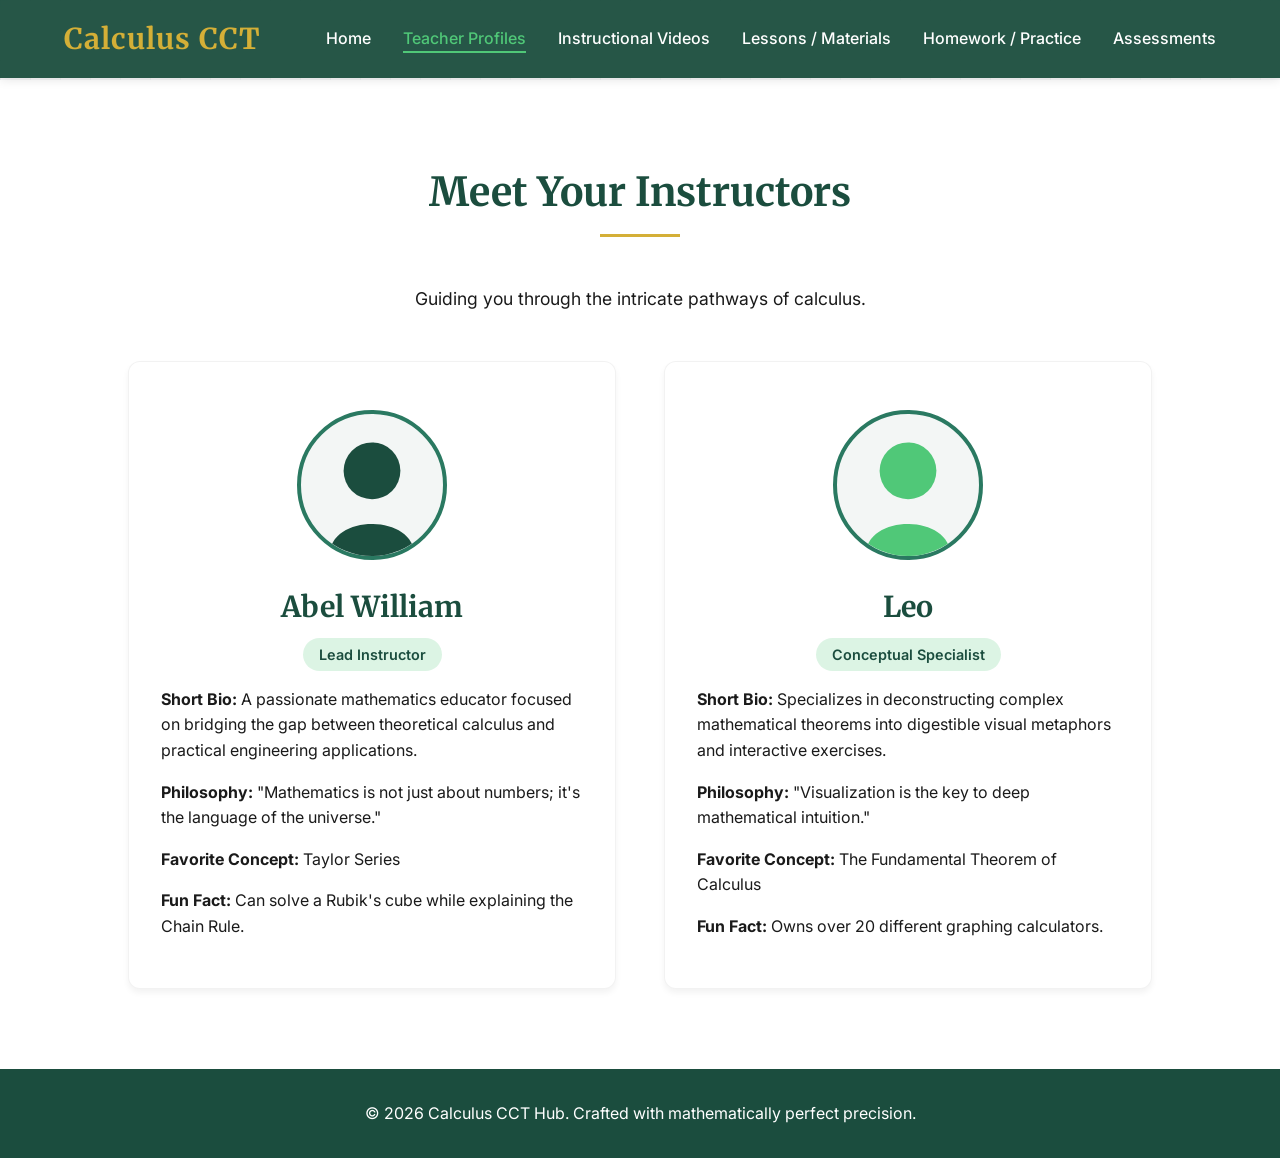
<file: teachers.html>
<!DOCTYPE html>
<html lang="en">
<head>
    <meta charset="UTF-8">
    <meta name="viewport" content="width=device-width, initial-scale=1.0">
    <title>Teacher Profiles | Calculus CCT Hub</title>
    <meta name="description" content="Meet your calculus instructors: Abel William and Leo.">
    <link rel="stylesheet" href="css/style.css">
    <link href="https://cdnjs.cloudflare.com/ajax/libs/font-awesome/6.0.0/css/all.min.css" rel="stylesheet">
    <link href="https://unpkg.com/aos@2.3.1/dist/aos.css" rel="stylesheet">
</head>
<body>
    <nav class="navbar">
        <div class="nav-brand"><a href="index.html">Calculus CCT</a></div>
        <ul class="nav-links">
            <li><a href="index.html">Home</a></li>
            <li><a href="teachers.html">Teacher Profiles</a></li>
            <li><a href="videos.html">Instructional Videos</a></li>
            <li><a href="lessons.html">Lessons / Materials</a></li>
            <li><a href="homework.html">Homework / Practice</a></li>
            <li><a href="assessments.html">Assessments</a></li>
        </ul>
        <div class="hamburger">
            <span class="bar"></span>
            <span class="bar"></span>
            <span class="bar"></span>
        </div>
    </nav>

    <div class="page-content">
        <section class="bg-white" style="min-height: calc(100vh - 80px);" data-aos="fade-up">
            <h2 class="section-title">Meet Your Instructors</h2>
            <p style="text-align: center; margin-bottom: 3rem; font-size: 1.1rem;">Guiding you through the intricate pathways of calculus.</p>
            
            <div class="teacher-grid">
                <!-- Teacher 1 -->
                <div class="teacher-card" data-aos="zoom-in">
                    <div class="teacher-img">
                        <!-- Placeholder svg avatar -->
                        <svg viewBox="0 0 100 100" fill="none" xmlns="http://www.w3.org/2000/svg">
                            <circle cx="50" cy="40" r="20" fill="var(--primary)"/>
                            <path d="M 20 100 C 20 70 80 70 80 100" fill="var(--primary)"/>
                        </svg>
                    </div>
                    <h3>Abel William</h3>
                    <span class="teacher-tag">Lead Instructor</span>
                    <p style="text-align: left; margin-bottom: 1rem;"><strong>Short Bio:</strong> A passionate mathematics educator focused on bridging the gap between theoretical calculus and practical engineering applications.</p>
                    <p style="text-align: left; margin-bottom: 1rem;"><strong>Philosophy:</strong> "Mathematics is not just about numbers; it's the language of the universe."</p>
                    <p style="text-align: left; margin-bottom: 1rem;"><strong>Favorite Concept:</strong> Taylor Series</p>
                    <p style="text-align: left;"><strong>Fun Fact:</strong> Can solve a Rubik's cube while explaining the Chain Rule.</p>
                </div>

                <!-- Teacher 2 -->
                <div class="teacher-card" data-aos="zoom-in">
                    <div class="teacher-img">
                        <svg viewBox="0 0 100 100" fill="none" xmlns="http://www.w3.org/2000/svg">
                            <circle cx="50" cy="40" r="20" fill="var(--accent-emerald)"/>
                            <path d="M 20 100 C 20 70 80 70 80 100" fill="var(--accent-emerald)"/>
                        </svg>
                    </div>
                    <h3>Leo</h3>
                    <span class="teacher-tag">Conceptual Specialist</span>
                    <p style="text-align: left; margin-bottom: 1rem;"><strong>Short Bio:</strong> Specializes in deconstructing complex mathematical theorems into digestible visual metaphors and interactive exercises.</p>
                    <p style="text-align: left; margin-bottom: 1rem;"><strong>Philosophy:</strong> "Visualization is the key to deep mathematical intuition."</p>
                    <p style="text-align: left; margin-bottom: 1rem;"><strong>Favorite Concept:</strong> The Fundamental Theorem of Calculus</p>
                    <p style="text-align: left;"><strong>Fun Fact:</strong> Owns over 20 different graphing calculators.</p>
                </div>

            </div>
        </section>
    </div>

    <footer>
        <p>&copy; 2026 Calculus CCT Hub. Crafted with mathematically perfect precision.</p>
    </footer>

    <script src="js/main.js"></script>
    <script src="https://unpkg.com/aos@2.3.1/dist/aos.js"></script>
    <script>
        AOS.init({
            duration: 800,
            easing: 'ease-in-out',
            once: true,
            mirror: false
        });
    </script>
</body>
</html>
</file>
<file: css/style.css>
@import url('https://fonts.googleapis.com/css2?family=Inter:wght@300;400;500;600;700&family=Merriweather&display=swap');

:root {
  --primary: #1B4D3E; /* Buckinghamshire Green */
  --primary-light: #2A7961;
  --secondary: #FFFFFF; /* White */
  --accent-emerald: #50C878;
  --accent-gold: #D4AF37;
  --bg-light: #F5F5F7;
  --text-dark: #1A1A1A;
  --text-muted: #666666;
  --nav-bg: rgba(27, 77, 62, 0.95);
  --grid-color: rgba(27, 77, 62, 0.05);
  --border-radius: 12px;
  --transition: 0.3s ease;
  --shadow-sm: 0 4px 6px rgba(0,0,0,0.05);
  --shadow-lg: 0 10px 30px rgba(0,0,0,0.1);
}

* {
  margin: 0;
  padding: 0;
  box-sizing: border-box;
}

body {
  font-family: 'Inter', sans-serif;
  color: var(--text-dark);
  background-color: var(--bg-light);
  background-image: 
    linear-gradient(var(--grid-color) 1px, transparent 1px),
    linear-gradient(90deg, var(--grid-color) 1px, transparent 1px);
  background-size: 30px 30px;
  background-attachment: fixed;
  line-height: 1.6;
  min-height: 100vh;
  display: flex;
  flex-direction: column;
}

h1, h2, h3, h4, .math-font {
  font-family: 'Merriweather', serif;
}

section {
  padding: 5rem 10%;
}

.bg-white {
  background-color: var(--secondary);
}

/* Navbar */
.navbar {
  position: fixed;
  top: 0;
  width: 100%;
  background: var(--nav-bg);
  backdrop-filter: blur(10px);
  padding: 1rem 5%;
  display: flex;
  justify-content: space-between;
  align-items: center;
  z-index: 1000;
  box-shadow: 0 2px 10px rgba(0,0,0,0.1);
  transition: all 0.3s ease;
}
.nav-brand a {
  color: var(--accent-gold);
  font-family: 'Merriweather', serif;
  font-size: 1.8rem;
  font-weight: 700;
  text-decoration: none;
  letter-spacing: 1px;
}
.nav-links {
  display: flex;
  list-style: none;
  gap: 2rem;
}
.nav-links a {
  color: var(--secondary);
  text-decoration: none;
  font-weight: 500;
  font-size: 1rem;
  transition: var(--transition);
  position: relative;
}
.nav-links a::after {
  content: '';
  position: absolute;
  width: 0;
  height: 2px;
  background: var(--accent-emerald);
  bottom: -5px;
  left: 0;
  transition: var(--transition);
}
.nav-links a:hover::after, .nav-links a.active::after {
  width: 100%;
}
.nav-links a:hover, .nav-links a.active {
  color: var(--accent-emerald);
}

.hamburger {
  display: none;
  cursor: pointer;
}
.bar {
  display: block;
  width: 25px;
  height: 3px;
  margin: 5px auto;
  transition: all 0.3s ease-in-out;
  background-color: var(--secondary);
}

/* Page Transition Wrapper */
.page-content {
  margin-top: 80px;
  animation: fadeIn 0.8s ease-in-out;
  flex-grow: 1;
}

@keyframes fadeIn {
  from { opacity: 0; transform: translateY(20px); }
  to { opacity: 1; transform: translateY(0); }
}

/* Hero Section */
.hero {
  height: calc(100vh - 80px);
  display: flex;
  align-items: center;
  justify-content: center;
  position: relative;
  overflow: hidden;
  background: linear-gradient(135deg, var(--primary), var(--primary-light));
  color: var(--secondary);
  text-align: center;
}
.hero-content {
  position: relative;
  z-index: 2;
  max-width: 800px;
  padding: 2rem;
}
.hero h1 {
  font-size: 4rem;
  margin-bottom: 1rem;
  color: var(--accent-gold);
}
.hero p {
  font-size: 1.5rem;
  font-weight: 300;
  margin-bottom: 2rem;
}
.cta-button {
  display: inline-block;
  padding: 1rem 2.5rem;
  background: var(--accent-emerald);
  color: var(--secondary);
  text-decoration: none;
  border-radius: 50px;
  font-weight: 600;
  font-size: 1.1rem;
  box-shadow: var(--shadow-sm);
  transition: var(--transition);
}
.cta-button:hover {
  background: var(--secondary);
  color: var(--primary);
  transform: translateY(-3px);
  box-shadow: var(--shadow-lg);
}

/* The Graph Canvas Background on Hero */
#hero-canvas {
  position: absolute;
  top: 0;
  left: 0;
  width: 100%;
  height: 100%;
  opacity: 0.3;
  z-index: 1;
}

/* Sections Structure */
.section-title {
  text-align: center;
  font-size: 2.5rem;
  color: var(--primary);
  margin-bottom: 3rem;
}
.section-title::after {
  content: '';
  display: block;
  width: 80px;
  height: 3px;
  background: var(--accent-gold);
  margin: 10px auto 0;
}

/* Features/Cards */
.cards-grid {
  display: grid;
  grid-template-columns: repeat(auto-fit, minmax(300px, 1fr));
  gap: 2rem;
  margin-top: 2rem;
}
.card {
  background: var(--secondary);
  border-radius: var(--border-radius);
  padding: 2rem;
  box-shadow: var(--shadow-sm);
  transition: var(--transition);
  border-top: 4px solid var(--accent-emerald);
  position: relative;
  overflow: hidden;
}
.card:hover {
  transform: translateY(-10px);
  box-shadow: var(--shadow-lg);
}
.card-icon {
  font-size: 2.5rem;
  color: var(--primary);
  margin-bottom: 1rem;
}

/* Teacher Profiles */
.teacher-grid {
  display: grid;
  grid-template-columns: repeat(auto-fit, minmax(300px, 1fr));
  gap: 3rem;
}
.teacher-card {
  background: var(--secondary);
  border-radius: var(--border-radius);
  padding: 3rem 2rem;
  text-align: center;
  box-shadow: var(--shadow-sm);
  transition: var(--transition);
  border: 1px solid rgba(0,0,0,0.05);
}
.teacher-card:hover {
  transform: translateY(-10px);
  border-color: var(--accent-gold);
  box-shadow: 0 15px 35px rgba(212, 175, 55, 0.1);
}
.teacher-img {
  width: 150px;
  height: 150px;
  border-radius: 50%;
  margin: 0 auto 1.5rem;
  background: var(--grid-color);
  border: 4px solid var(--primary-light);
  overflow: hidden;
  position: relative;
}
.teacher-img img {
  width: 100%;
  height: 100%;
  object-fit: cover;
}
.teacher-card h3 {
  color: var(--primary);
  font-size: 1.8rem;
  margin-bottom: 0.5rem;
}
.teacher-tag {
  display: inline-block;
  padding: 0.3rem 1rem;
  background: rgba(80, 200, 120, 0.2);
  color: var(--primary);
  border-radius: 20px;
  font-size: 0.9rem;
  font-weight: 600;
  margin-bottom: 1rem;
}

/* Expandable sections (homework) */
.hw-container {
  max-width: 900px;
  margin: 0 auto;
}
.hw-item {
  background: var(--secondary);
  border-radius: var(--border-radius);
  margin-bottom: 1.5rem;
  box-shadow: var(--shadow-sm);
  overflow: hidden;
}
.hw-header {
  padding: 1.5rem 2rem;
  cursor: pointer;
  display: flex;
  justify-content: space-between;
  align-items: center;
  background: var(--primary);
  color: var(--secondary);
  transition: var(--transition);
}
.hw-header:hover {
  background: var(--primary-light);
}
.hw-title {
  font-size: 1.2rem;
  font-weight: 600;
  font-family: 'Inter', sans-serif;
}
.hw-icon {
  transition: transform 0.3s ease;
}
.hw-item.active .hw-icon {
  transform: rotate(180deg);
}
.hw-body {
  max-height: 0;
  overflow: hidden;
  transition: max-height 0.4s ease-in-out;
  background: var(--secondary);
}
.hw-content {
  padding: 2rem;
  color: var(--text-dark);
}
.solution-toggle {
  display: inline-block;
  margin-top: 1rem;
  padding: 0.5rem 1rem;
  background: #f0f0f0;
  border: 1px solid #ddd;
  border-radius: 5px;
  cursor: pointer;
  font-weight: 600;
  transition: var(--transition);
}
.solution-toggle:hover {
  background: #e0e0e0;
}
.solution-content {
  display: none;
  margin-top: 1rem;
  padding: 1.5rem;
  background: rgba(80, 200, 120, 0.05);
  border-left: 4px solid var(--accent-emerald);
  border-radius: 0 8px 8px 0;
}

/* Assessment Tags */
.katc-tags {
  display: flex;
  gap: 0.5rem;
  margin-bottom: 1rem;
  flex-wrap: wrap;
}
.tag {
  padding: 0.3rem 0.8rem;
  border-radius: 4px;
  font-size: 0.85rem;
  font-weight: 700;
  color: white;
}
.tag-k { background-color: #3498DB; } /* Knowledge - Blue */
.tag-a { background-color: #E67E22; } /* Application - Orange */
.tag-t { background-color: #9B59B6; } /* Thinking - Purple */
.tag-c { background-color: #2ECC71; } /* Communication - Green */

/* Video Containers */
.video-wrapper {
  display: grid;
  grid-template-columns: 2fr 1fr;
  gap: 2rem;
  margin-bottom: 4rem;
  background: var(--secondary);
  border-radius: var(--border-radius);
  overflow: hidden;
  box-shadow: var(--shadow-sm);
}
.responsive-video {
  position: relative;
  width: 100%;
  padding-bottom: 56.25%; /* 16:9 Aspect Ratio */
}
.responsive-video iframe {
  position: absolute;
  top: 0;
  left: 0;
  width: 100%;
  height: 100%;
  border: none;
}
.video-info {
  padding: 2rem;
  display: flex;
  flex-direction: column;
  justify-content: center;
}
.video-info h3 {
  color: var(--primary);
  margin-bottom: 1rem;
}
.animation-box {
  background: var(--grid-color);
  height: 150px;
  border-radius: var(--border-radius);
  margin-top: 1rem;
  position: relative;
  overflow: hidden;
  display: flex;
  align-items: center;
  justify-content: center;
}

/* Learning Journey Flow */
.journey-container {
  display: flex;
  justify-content: center;
  align-items: center;
  flex-wrap: wrap;
  gap: 1rem;
  margin-top: 3rem;
}
.journey-step {
  text-align: center;
  background: var(--secondary);
  padding: 1.5rem;
  border-radius: 50%;
  width: 150px;
  height: 150px;
  display: flex;
  flex-direction: column;
  justify-content: center;
  align-items: center;
  box-shadow: var(--shadow-sm);
  border: 4px solid var(--accent-emerald);
  position: relative;
}
.journey-arr {
  font-size: 2rem;
  color: var(--primary);
}

/* Footer */
footer {
  background: var(--primary);
  color: var(--secondary);
  text-align: center;
  padding: 2rem;
  margin-top: auto;
}

/* Media Queries */
@media screen and (max-width: 992px) {
  section { padding: 4rem 5%; }
  .hero h1 { font-size: 3rem; }
  .video-wrapper { grid-template-columns: 1fr; }
}

@media screen and (max-width: 768px) {
  section { padding: 3rem 5%; }
  
  .nav-links {
    position: absolute;
    right: -100%;
    top: 70px;
    flex-direction: column;
    background: var(--nav-bg);
    width: 100%;
    text-align: center;
    transition: 0.3s ease-in-out;
    padding: 1.5rem 0;
    border-bottom: 2px solid var(--accent-emerald);
    box-shadow: 0 10px 20px rgba(0,0,0,0.15);
  }
  
  .nav-links li { margin-bottom: 1rem; }
  
  .nav-links a {
    font-size: 1.2rem;
    display: inline-block;
    padding: 0.5rem 2rem;
  }
  
  .nav-links.active { right: 0; }
  
  .hamburger { display: block; }
  .hamburger.active .bar:nth-child(2) { opacity: 0; }
  .hamburger.active .bar:nth-child(1) { transform: translateY(8px) rotate(45deg); }
  .hamburger.active .bar:nth-child(3) { transform: translateY(-8px) rotate(-45deg); }

  .hero {
    height: auto;
    min-height: calc(100vh - 80px);
    padding: 4rem 5%;
  }
  
  .hero-content {
    margin-top: 2rem;
  }
  
  .hero h1 { font-size: 2.2rem; }
  .hero h2 { font-size: 1.3rem; margin-bottom: 1rem; }
  .hero p { font-size: 1rem; }
  
  .section-title { font-size: 2rem; margin-bottom: 2rem; }
  
  .cards-grid {
    grid-template-columns: 1fr;
    gap: 1.5rem;
  }
  
  .teacher-grid {
    grid-template-columns: 1fr;
    gap: 2rem;
  }
  
  .journey-container { flex-direction: column; }
  .journey-arr { transform: rotate(90deg); margin: 0.5rem 0; }

  .hw-header {
    padding: 1.2rem;
  }
  .hw-title {
    font-size: 1rem;
    padding-right: 1rem;
  }
  
  .solution-content {
    padding: 1rem;
    font-size: 0.95rem;
    overflow-x: auto;
  }
  
  .video-info { padding: 1.5rem; }
  .animation-box { height: 120px; }
  
  .cta-button {
    font-size: 1rem;
    padding: 0.8rem 2rem;
  }
}

@media screen and (max-width: 480px) {
  .nav-brand a { font-size: 1.4rem; }
  .hero h1 { font-size: 1.8rem; }
  .section-title { font-size: 1.6rem; }
  .teacher-card { padding: 2rem 1rem; }
  .hw-content { padding: 1.2rem; }
}
</file>
